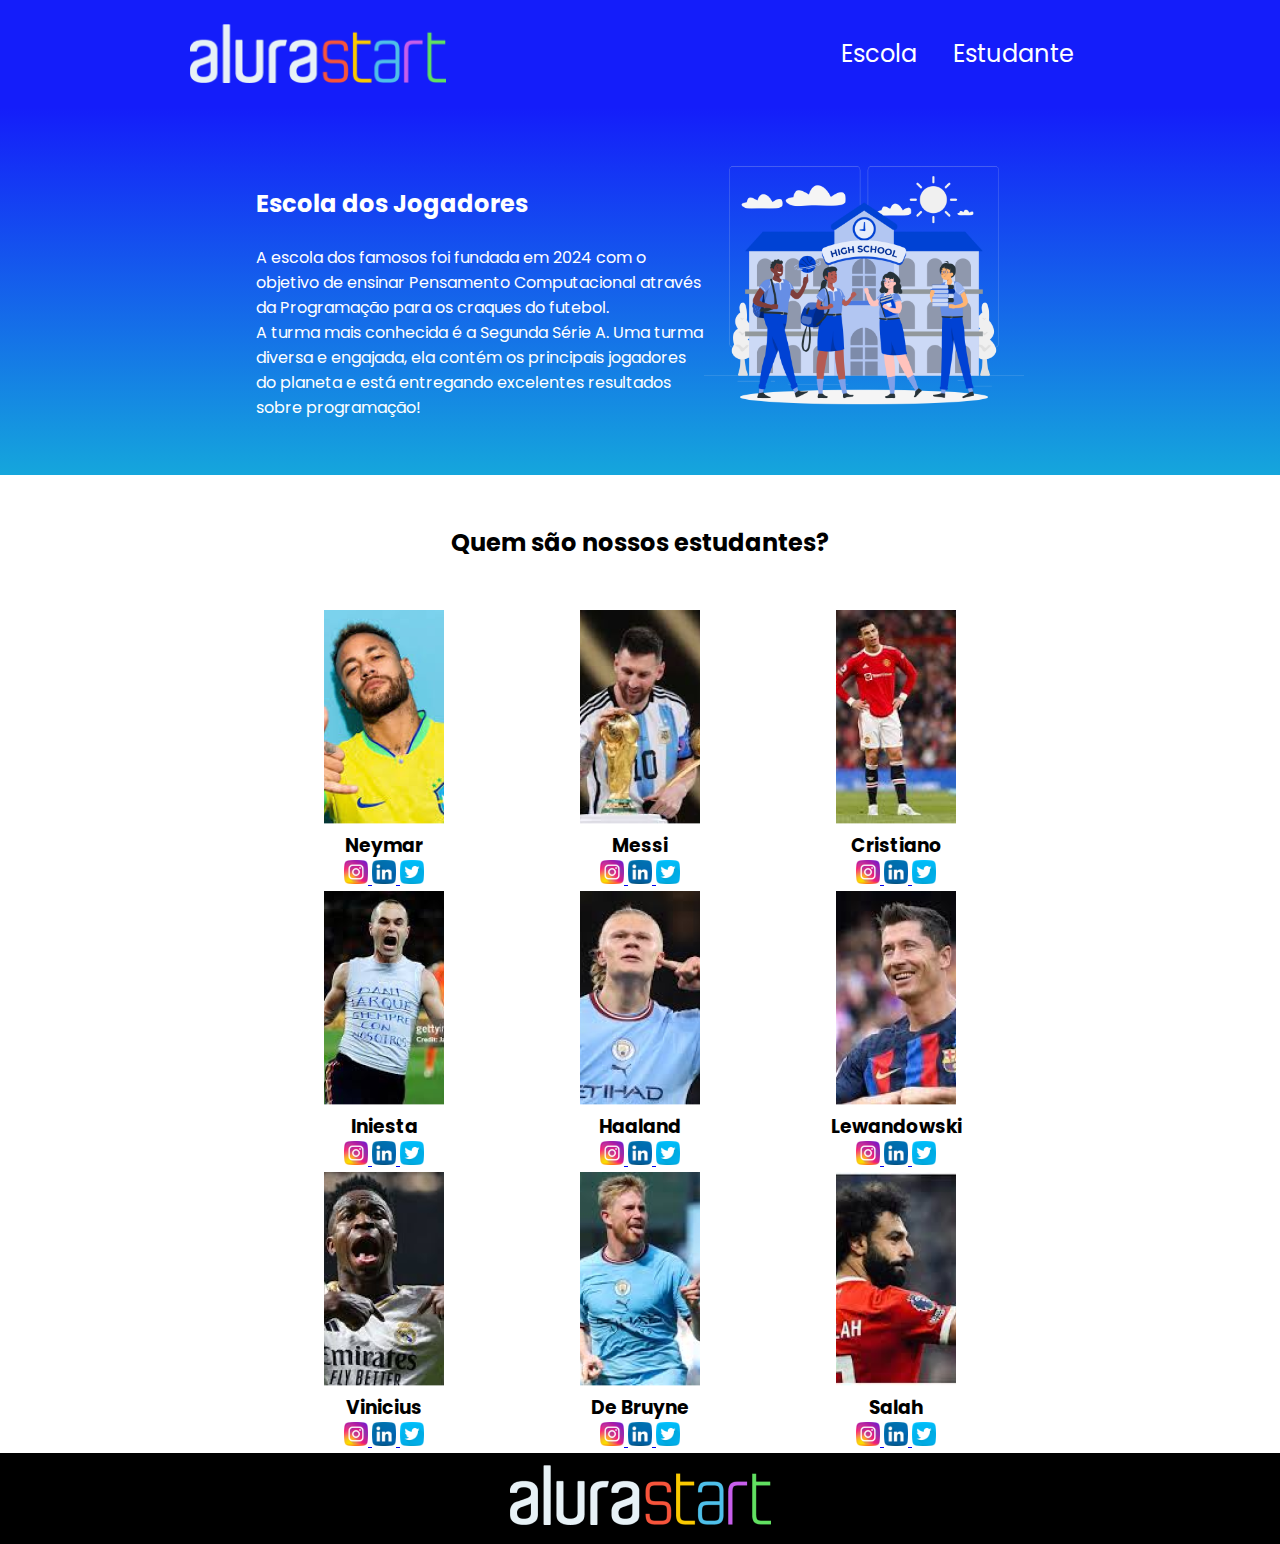
<file: João Versão 5/index.html>
<!DOCTYPE html>
<html lang="en">
<head>
    <meta charset="UTF-8">
    <meta http-equiv="X-UA-Compatible" content="IE-edge">
    <meta name="viewport" content="width=device-width, initial-scale=1.0">
    <title>Document</title>
    <link rel="stylesheet" href="style.css">
    <link rel="preconnect" href="https://fonts.googleapis.com">
    <link rel="preconnect" href="https://fonts.gstatic.com" crossorigin>
    <link href="https://fonts.googleapis.com/css2?family=Poppins:wght@200;400;700&display=swap" rel="stylesheet">
</head>
<body>
    <header class="cabecalho">
       <img class="cabecalho-imagem" src="alurastart logo 1.png" alt="logo da alura start">
     <ul class="cabecalho-lista">
        <li class="cabecalho-lista-item">Escola </li>
        <li class="cabecalho-lista-item">Estudante</li>
     </ul>
    </header>

    <section class="escola">
        <div class="escola-div-conteudo">
            <h2 class="escola-titulo">Escola dos Jogadores</h2>
            <p class="escola-texto-um">A escola dos famosos foi fundada em 2024 com o objetivo de ensinar Pensamento Computacional através da Programação para os craques do futebol.</p>
            <p class="escola-texto-dois"> A turma mais conhecida é a Segunda Série A. Uma turma diversa e engajada, ela contém os principais jogadores do planeta e está entregando excelentes resultados sobre programação!</p>

        </div>
        <img class="escola-imagem" src="HighSchool.png" alt="Professora no quadro.">
    </section>
    <section class="estudante">
          <h2 class="estudante-titulo">Quem são nossos estudantes?</h2>
        <div class="estudante-todos"> 
        <span> </span>
         <div class="estudante-div">
          <img class="estudante-imagem" src="Neymar0.png" alt="foto do neymar">
          <h3 class="esdutante-nome">Neymar</h3>
          <a href="https://www.instagram.com/neymarjr"><img class="estudante-icone" src="instagram.png" alt="icone instagram"> </a>
          <a href="https://br.linkedin.com"> <img class="estudante-icone" src="linkedin.png"  alt="icone linkedin"> </a>
          <a href="https://twitter.com/neymarjr"> <img class="estudante-icone" src="twitter.png"   alt="icone twitter"> </a>
         </div>
            <div class="estudante-div">
            <img class="estudante-imagem" src="Messi.png" alt="foto do messi">
            <h3 class="esdutante-nome">Messi</h3>
            <a href="https://www.instagram.com/leomessi">  <img class="estudante-icone" src="instagram.png" alt="icone instagram"> </a>
            <a href="https://linkedin.com"> <img class="estudante-icone" src="linkedin.png"  alt="icone linkedin"> </a>
            <a href="https://twitter.com"> <img class="estudante-icone" src="twitter.png"   alt="icone twitter"> </a>
          </div>
          <div class="estudante-div">
            <img class="estudante-imagem" src="Cristiano.png" alt="foto do cristiano">
            <h3 class="esdutante-nome">Cristiano</h3>
            <a href="https://www.instagram.com/cristiano/"> <img class="estudante-icone" src="instagram.png" alt="icone instagram"> </a>
            <a href="https://linkedin.com"> <img class="estudante-icone" src="linkedin.png"  alt="icone linkedin"> </a>
            <a href="https://twitter.com/Cristiano"> <img class="estudante-icone" src="twitter.png"   alt="icone twitter"> </a>
          </div>
          <span></span>
          <span></span>
          <div class="estudante-div">
            <img class="estudante-imagem" src="Iniesta.png" alt="foto do iniesta">
            <h3 class="esdutante-nome">Iniesta</h3>
            <a href="https://www.instagram.com/andresiniesta8"> <img class="estudante-icone" src="instagram.png" alt="icone instagram"> </a>
            <a href="https://linkedin.com"> <img class="estudante-icone" src="linkedin.png"  alt="icone linkedin"> </a>
            <a href="https://twitter.com/andresiniesta8"> <img class="estudante-icone" src="twitter.png"   alt="icone twitter"> </a>
          </div>
          <div class="estudante-div">
            <img class="estudante-imagem" src="Haaland.png" alt="foto do haaland">
            <h3 class="esdutante-nome">Haaland</h3>
            <a href="https://www.instagram.com/erling.haaland/"> <img class="estudante-icone" src="instagram.png" alt="icone instagram"> </a>
            <a href="https://linkedin.com"> <img class="estudante-icone" src="linkedin.png"  alt="icone linkedin"> </a>
            <a href="https://twitter.com/ErlingHaaland"> <img class="estudante-icone" src="twitter.png"   alt="icone twitter"> </a>
          </div>
          <div class="estudante-div">
            <img class="estudante-imagem" src="Lewandowski.png" alt="foto do lewandowski">
            <h3 class="esdutante-nome">Lewandowski</h3>
            <a href="https://www.instagram.com/_rl9/"> <img class="estudante-icone" src="instagram.png" alt="icone instagram"> </a>
            <a href="https://linkedin.com"> <img class="estudante-icone" src="linkedin.png"  alt="icone linkedin"> </a>
            <a href="https://twitter.com/lewy_official"> <img class="estudante-icone" src="twitter.png"   alt="icone twitter"> </a>
          </div>
          <span></span>
          <span></span>
          <div class="estudante-div">
            <img class="estudante-imagem" src="Vini.png" alt="foto do Vinicius">
            <h3 class="esdutante-nome">Vinicius</h3>
            <a href="https://www.instagram.com/vinijr/"><img class="estudante-icone" src="instagram.png" alt="icone instagram"> </a>
            <a href="https://br.linkedin.com"> <img class="estudante-icone" src="linkedin.png"  alt="icone linkedin"> </a>
            <a href="https://twitter.com/neymarjr"> <img class="estudante-icone" src="twitter.png"   alt="icone twitter"> </a>
           </div>
           <div class="estudante-div">
            <img class="estudante-imagem" src="De Bruyne.png" alt="foto do De bruyme">
            <h3 class="esdutante-nome">De Bruyne</h3>
            <a href="https://www.instagram.com/neymarjr"><img class="estudante-icone" src="instagram.png" alt="icone instagram"> </a>
            <a href="https://br.linkedin.com"> <img class="estudante-icone" src="linkedin.png"  alt="icone linkedin"> </a>
            <a href="https://twitter.com/neymarjr"> <img class="estudante-icone" src="twitter.png"   alt="icone twitter"> </a>
           </div>
           <div class="estudante-div">
            <img class="estudante-imagem" src="Salah.png" alt="foto do Salah">
            <h3 class="esdutante-nome">Salah</h3>
            <a href="https://www.instagram.com/neymarjr"><img class="estudante-icone" src="instagram.png" alt="icone instagram"> </a>
            <a href="https://br.linkedin.com"> <img class="estudante-icone" src="linkedin.png"  alt="icone linkedin"> </a>
            <a href="https://twitter.com/neymarjr"> <img class="estudante-icone" src="twitter.png"   alt="icone twitter"> </a>
           </div>
          
        </div>
    </section>
    <footer class="rodape"> 
      <img  class="rodape-imagem" src="alurastart logo 1.png" alt="logo da alura start"> 
    </footer>
</body>
</html>
</file>
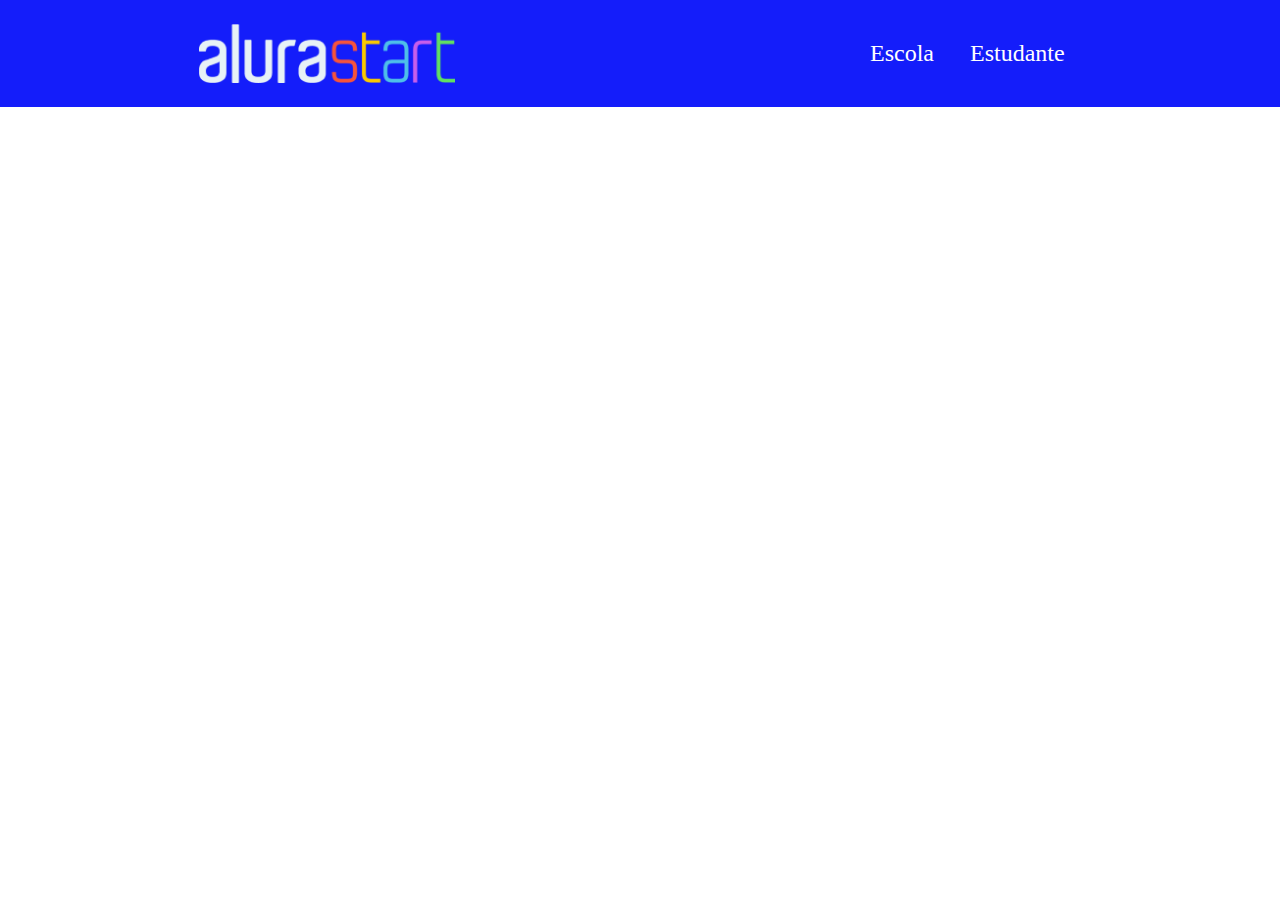
<file: Site Escola 1/index.html>
<!DOCTYPE html>
<html lang="en">
<head>
    <meta charset="UTF-8">
    <meta http-equiv="X-UA-Compatible" content="IE-edge">
    <meta name="viewport" content="width=device-width, initial-scale=1.0">
    <title>Document</title>
    <link rel="stylesheet" href="style.css">
</head>
<body>
    <header class="cabecalho">
       <img class="cabecalho-imagem" src="alurastart logo 1.png" alt="logo da alura start">
     <ul class="cabecalho-lista">
        <li class="cabecalho-lista-item">Escola </li>
        <li class="cabecalho-lista-item">Estudante</li>
     </ul>

    </header>
    
</body>
</html>
</file>
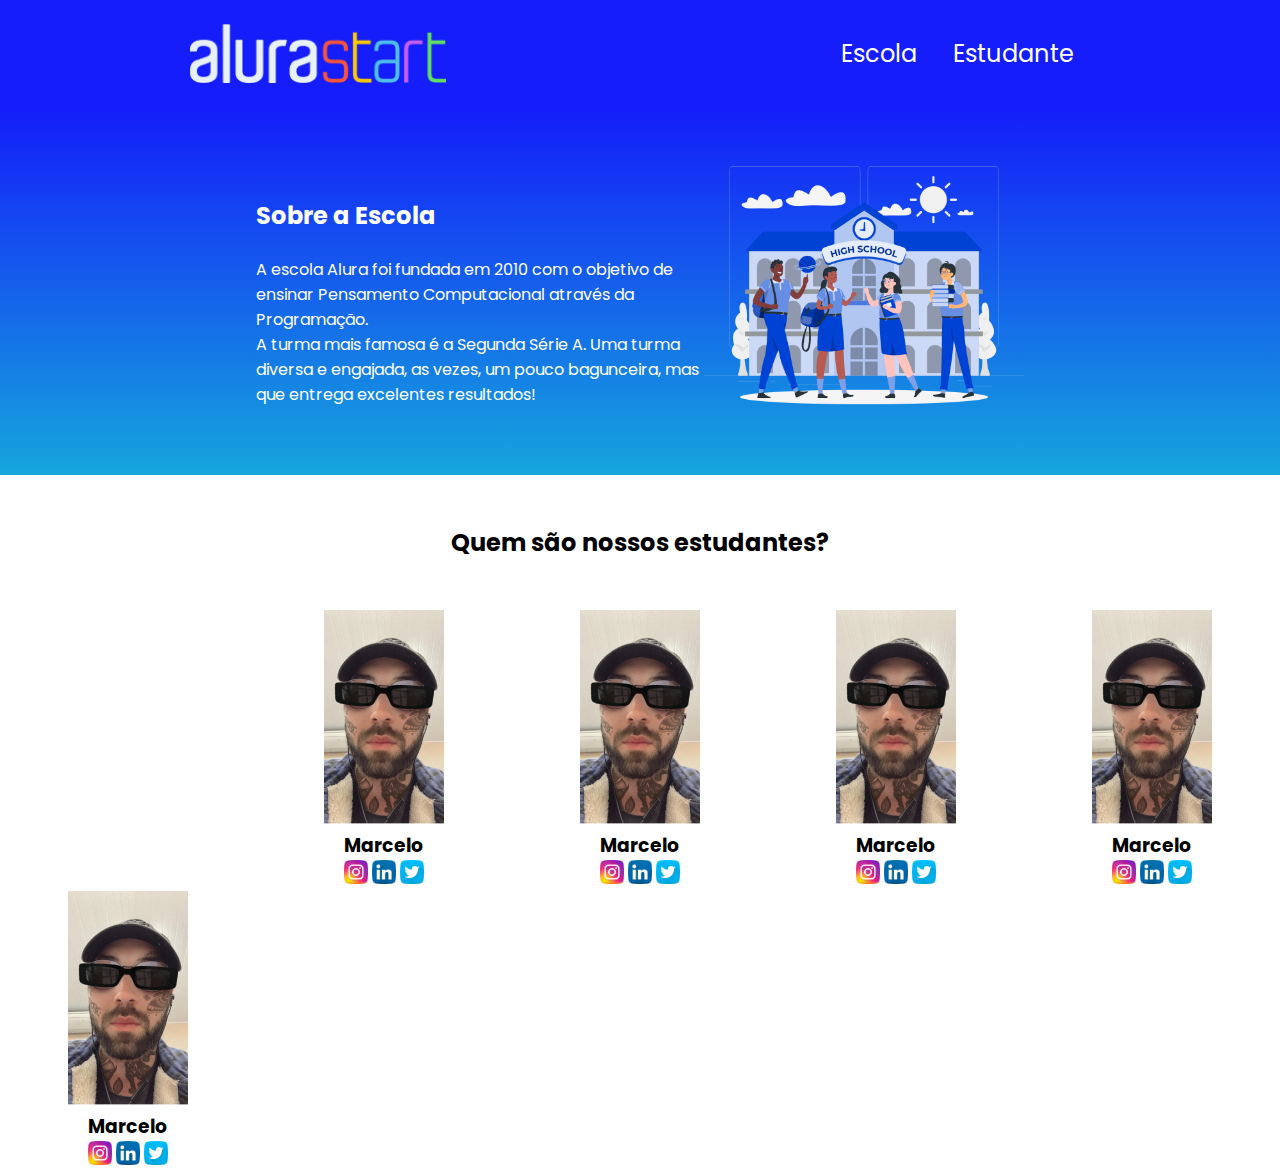
<file: Site-Escola-1-pasta-main/Site Escola 1/index.html>
<!DOCTYPE html>
<html lang="en">
<head>
    <meta charset="UTF-8">
    <meta http-equiv="X-UA-Compatible" content="IE-edge">
    <meta name="viewport" content="width=device-width, initial-scale=1.0">
    <title>Document</title>
    <link rel="stylesheet" href="style.css">
    <link rel="preconnect" href="https://fonts.googleapis.com">
    <link rel="preconnect" href="https://fonts.gstatic.com" crossorigin>
    <link href="https://fonts.googleapis.com/css2?family=Poppins:wght@200;400;700&display=swap" rel="stylesheet">
</head>
<body>
    <header class="cabecalho">
       <img class="cabecalho-imagem" src="alurastart logo 1.png" alt="logo da alura start">
     <ul class="cabecalho-lista">
        <li class="cabecalho-lista-item">Escola </li>
        <li class="cabecalho-lista-item">Estudante</li>
     </ul>
    </header>

    <section class="escola">
        <div class="escola-div-conteudo">
            <h2 class="escola-titulo">Sobre a Escola</h2>
            <p class="escola-texto-um">A escola Alura foi fundada em 2010 com o objetivo de ensinar Pensamento Computacional através da Programação.</p>
            <p class="escola-texto-dois"> A turma mais famosa é a Segunda Série A. Uma turma diversa e engajada, as vezes, um pouco bagunceira, mas que entrega excelentes resultados!</p>

        </div>
        <img class="escola-imagem" src="HighSchool.png" alt="Professora no quadro.">
    </section>
    <section class="estudante">
          <h2 class="estudante-titulo">Quem são nossos estudantes?</h2>
        <div class="estudante-todos"> 
        <span> </span>
         <div class="estudante-div">
          <img class="estudante-imagem" src="Marcelo 1 (1).png" alt="foto do marcelo">
          <h3 class="esdutante-nome">Marcelo</h3>
          <img class="estudante-icone" src="instagram.png" alt="icone instagram">
          <img class="estudante-icone" src="linkedin.png"  alt="icone linkedin">
          <img class="estudante-icone" src="twitter.png"   alt="icone twitter">
         </div>
            <div class="estudante-div">
            <img class="estudante-imagem" src="Marcelo 1 (1).png" alt="foto do marcelo">
            <h3 class="esdutante-nome">Marcelo</h3>
            <img class="estudante-icone" src="instagram.png" alt="icone instagram">
            <img class="estudante-icone" src="linkedin.png"  alt="icone linkedin">
            <img class="estudante-icone" src="twitter.png"   alt="icone twitter">
          </div>
          <div class="estudante-div">
            <img class="estudante-imagem" src="Marcelo 1 (1).png" alt="foto do marcelo">
            <h3 class="esdutante-nome">Marcelo</h3>
            <img class="estudante-icone" src="instagram.png" alt="icone instagram">
            <img class="estudante-icone" src="linkedin.png"  alt="icone linkedin">
            <img class="estudante-icone" src="twitter.png"   alt="icone twitter">
          </div>
          <div class="estudante-div">
            <img class="estudante-imagem" src="Marcelo 1 (1).png" alt="foto do marcelo">
            <h3 class="esdutante-nome">Marcelo</h3>
            <img class="estudante-icone" src="instagram.png" alt="icone instagram">
            <img class="estudante-icone" src="linkedin.png"  alt="icone linkedin">
            <img class="estudante-icone" src="twitter.png"   alt="icone twitter">
          </div>
          <div class="estudante-div">
            <img class="estudante-imagem" src="Marcelo 1 (1).png" alt="foto do marcelo">
            <h3 class="esdutante-nome">Marcelo</h3>
            <img class="estudante-icone" src="instagram.png" alt="icone instagram">
            <img class="estudante-icone" src="linkedin.png"  alt="icone linkedin">
            <img class="estudante-icone" src="twitter.png"   alt="icone twitter">
          </div>
        </div>
    </section>
</body>
</html>
</file>
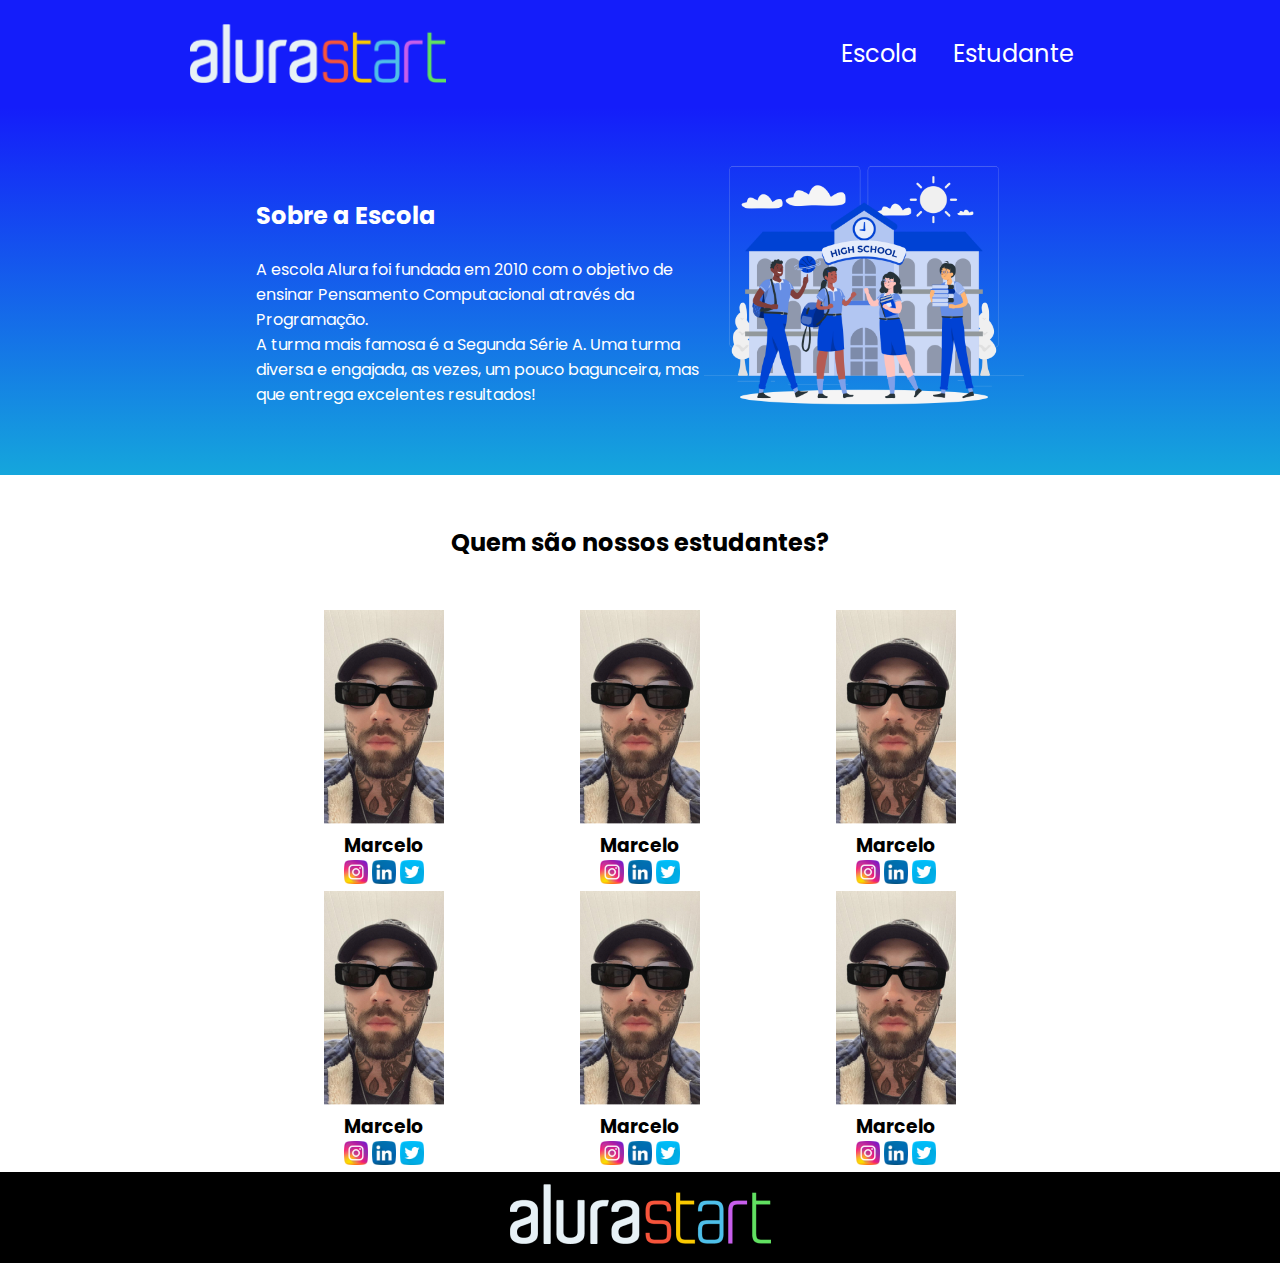
<file: Site-Escola-1-pasta-main/Site-Escola-1-pasta-main/Site Escola 1/index.html>
<!DOCTYPE html>
<html lang="en">
<head>
    <meta charset="UTF-8">
    <meta http-equiv="X-UA-Compatible" content="IE-edge">
    <meta name="viewport" content="width=device-width, initial-scale=1.0">
    <title>Document</title>
    <link rel="stylesheet" href="style.css">
    <link rel="preconnect" href="https://fonts.googleapis.com">
    <link rel="preconnect" href="https://fonts.gstatic.com" crossorigin>
    <link href="https://fonts.googleapis.com/css2?family=Poppins:wght@200;400;700&display=swap" rel="stylesheet">
</head>
<body>
    <header class="cabecalho">
       <img class="cabecalho-imagem" src="alurastart logo 1.png" alt="logo da alura start">
     <ul class="cabecalho-lista">
        <li class="cabecalho-lista-item">Escola </li>
        <li class="cabecalho-lista-item">Estudante</li>
     </ul>
    </header>

    <section class="escola">
        <div class="escola-div-conteudo">
            <h2 class="escola-titulo">Sobre a Escola</h2>
            <p class="escola-texto-um">A escola Alura foi fundada em 2010 com o objetivo de ensinar Pensamento Computacional através da Programação.</p>
            <p class="escola-texto-dois"> A turma mais famosa é a Segunda Série A. Uma turma diversa e engajada, as vezes, um pouco bagunceira, mas que entrega excelentes resultados!</p>

        </div>
        <img class="escola-imagem" src="HighSchool.png" alt="Professora no quadro.">
    </section>
    <section class="estudante">
          <h2 class="estudante-titulo">Quem são nossos estudantes?</h2>
        <div class="estudante-todos"> 
        <span> </span>
         <div class="estudante-div">
          <img class="estudante-imagem" src="Marcelo 1 (1).png" alt="foto do marcelo">
          <h3 class="esdutante-nome">Marcelo</h3>
          <img class="estudante-icone" src="instagram.png" alt="icone instagram">
          <img class="estudante-icone" src="linkedin.png"  alt="icone linkedin">
          <img class="estudante-icone" src="twitter.png"   alt="icone twitter">
         </div>
            <div class="estudante-div">
            <img class="estudante-imagem" src="Marcelo 1 (1).png" alt="foto do marcelo">
            <h3 class="esdutante-nome">Marcelo</h3>
            <a href=""> </a> <img class="estudante-icone" src="instagram.png" alt="icone instagram">
            <img class="estudante-icone" src="linkedin.png"  alt="icone linkedin">
            <img class="estudante-icone" src="twitter.png"   alt="icone twitter">
          </div>
          <div class="estudante-div">
            <img class="estudante-imagem" src="Marcelo 1 (1).png" alt="foto do marcelo">
            <h3 class="esdutante-nome">Marcelo</h3>
            <img class="estudante-icone" src="instagram.png" alt="icone instagram">
            <img class="estudante-icone" src="linkedin.png"  alt="icone linkedin">
            <img class="estudante-icone" src="twitter.png"   alt="icone twitter">
          </div>
          <span></span>
          <span></span>
          <div class="estudante-div">
            <img class="estudante-imagem" src="Marcelo 1 (1).png" alt="foto do marcelo">
            <h3 class="esdutante-nome">Marcelo</h3>
            <img class="estudante-icone" src="instagram.png" alt="icone instagram">
            <img class="estudante-icone" src="linkedin.png"  alt="icone linkedin">
            <img class="estudante-icone" src="twitter.png"   alt="icone twitter">
          </div>
          <div class="estudante-div">
            <img class="estudante-imagem" src="Marcelo 1 (1).png" alt="foto do marcelo">
            <h3 class="esdutante-nome">Marcelo</h3>
            <img class="estudante-icone" src="instagram.png" alt="icone instagram">
            <img class="estudante-icone" src="linkedin.png"  alt="icone linkedin">
            <img class="estudante-icone" src="twitter.png"   alt="icone twitter">
          </div>
          <div class="estudante-div">
            <img class="estudante-imagem" src="Marcelo 1 (1).png" alt="foto do marcelo">
            <h3 class="esdutante-nome">Marcelo</h3>
            <img class="estudante-icone" src="instagram.png" alt="icone instagram">
            <img class="estudante-icone" src="linkedin.png"  alt="icone linkedin">
            <img class="estudante-icone" src="twitter.png"   alt="icone twitter">
          </div>
        </div>
    </section>
    <footer class="rodape"> 
      <img  class="rodape-imagem" src="alurastart logo 1.png" alt="logo da alura start"> 
    </footer>
</body>
</html>
</file>
<file: João Versão 5/style.css>
*{
   margin: 0;
   padding: 0;
}

body{
    font-family: 'Poppins', sans-serif;

}

.cabecalho {
    background-color: #141DFA;
    color: white;
    display: flex;
    justify-content: space-around;
    align-items: center;
    padding: 24px 0;

}

.cabecalho-imagem {
      width: 20%;


}

.cabecalho-lista-item {
      display: inline-block;
      margin: 0 16px;
      font-size: 24px;

}

.escola-imagem{
      width: 25%;

}

.escola{
      background-image: linear-gradient(#141DFA,#15A6DC);
      color: white;
      display: flex;
      justify-content: center;
      align-items: center;
      padding: 24px 0;
}

.escola-div-conteudo{
     width: 35%;

}

.escola-titulo{
     padding: 24px 0;

}

.estudante-imagem{
      width: 120px;
}

.estudante-icone{
     width: 24px;

}

.estudante-div{
      text-align: center;
}

.estudante-titulo{
     text-align: center;
     padding: 50px 0;

}

.estudante-todos{
      display: grid;
      grid-template-columns: 20% 20% 20% 20% 20%;
}

.rodape{
    background-color: black;
    text-align: center;

}

.rodape-imagem{
      height: 60px;
      padding: 12px 0;
      
}
</file>
<file: Site Escola 1/style.css>
*{
   margin: 0;
   padding: 0;

}

.cabecalho {
    background-color: #141DFA;
    color: white;
    display: flex;
    justify-content: space-around;
    align-items: center;
    padding: 24px 0;

}

.cabecalho-imagem {
      width: 20%;


}

.cabecalho-lista-item {
      display: inline-block;
      margin: 0 16px;
      font-size: 24px;

}
</file>
<file: Site-Escola-1-pasta-main/Site Escola 1/style.css>
*{
   margin: 0;
   padding: 0;
}

body{
    font-family: 'Poppins', sans-serif;

}

.cabecalho {
    background-color: #141DFA;
    color: white;
    display: flex;
    justify-content: space-around;
    align-items: center;
    padding: 24px 0;

}

.cabecalho-imagem {
      width: 20%;


}

.cabecalho-lista-item {
      display: inline-block;
      margin: 0 16px;
      font-size: 24px;

}

.escola-imagem{
      width: 25%;

}

.escola{
      background-image: linear-gradient(#141DFA,#15A6DC);
      color: white;
      display: flex;
      justify-content: center;
      align-items: center;
      padding: 24px 0;
}

.escola-div-conteudo{
     width: 35%;

}

.escola-titulo{
     padding: 24px 0;

}

.estudante-imagem{
      width: 120px;
}

.estudante-icone{
     width: 24px;

}

.estudante-div{
      text-align: center;
}

.estudante-titulo{
     text-align: center;
     padding: 50px 0;

}

.estudante-todos{
      display: grid;
      grid-template-columns: 20% 20% 20% 20% 20%;
}
</file>
<file: Site-Escola-1-pasta-main/Site-Escola-1-pasta-main/Site Escola 1/style.css>
*{
   margin: 0;
   padding: 0;
}

body{
    font-family: 'Poppins', sans-serif;

}

.cabecalho {
    background-color: #141DFA;
    color: white;
    display: flex;
    justify-content: space-around;
    align-items: center;
    padding: 24px 0;

}

.cabecalho-imagem {
      width: 20%;


}

.cabecalho-lista-item {
      display: inline-block;
      margin: 0 16px;
      font-size: 24px;

}

.escola-imagem{
      width: 25%;

}

.escola{
      background-image: linear-gradient(#141DFA,#15A6DC);
      color: white;
      display: flex;
      justify-content: center;
      align-items: center;
      padding: 24px 0;
}

.escola-div-conteudo{
     width: 35%;

}

.escola-titulo{
     padding: 24px 0;

}

.estudante-imagem{
      width: 120px;
}

.estudante-icone{
     width: 24px;

}

.estudante-div{
      text-align: center;
}

.estudante-titulo{
     text-align: center;
     padding: 50px 0;

}

.estudante-todos{
      display: grid;
      grid-template-columns: 20% 20% 20% 20% 20%;
}

.rodape{
    background-color: black;
    text-align: center;

}

.rodape-imagem{
      height: 60px;
      padding: 12px 0;
      
}
</file>
